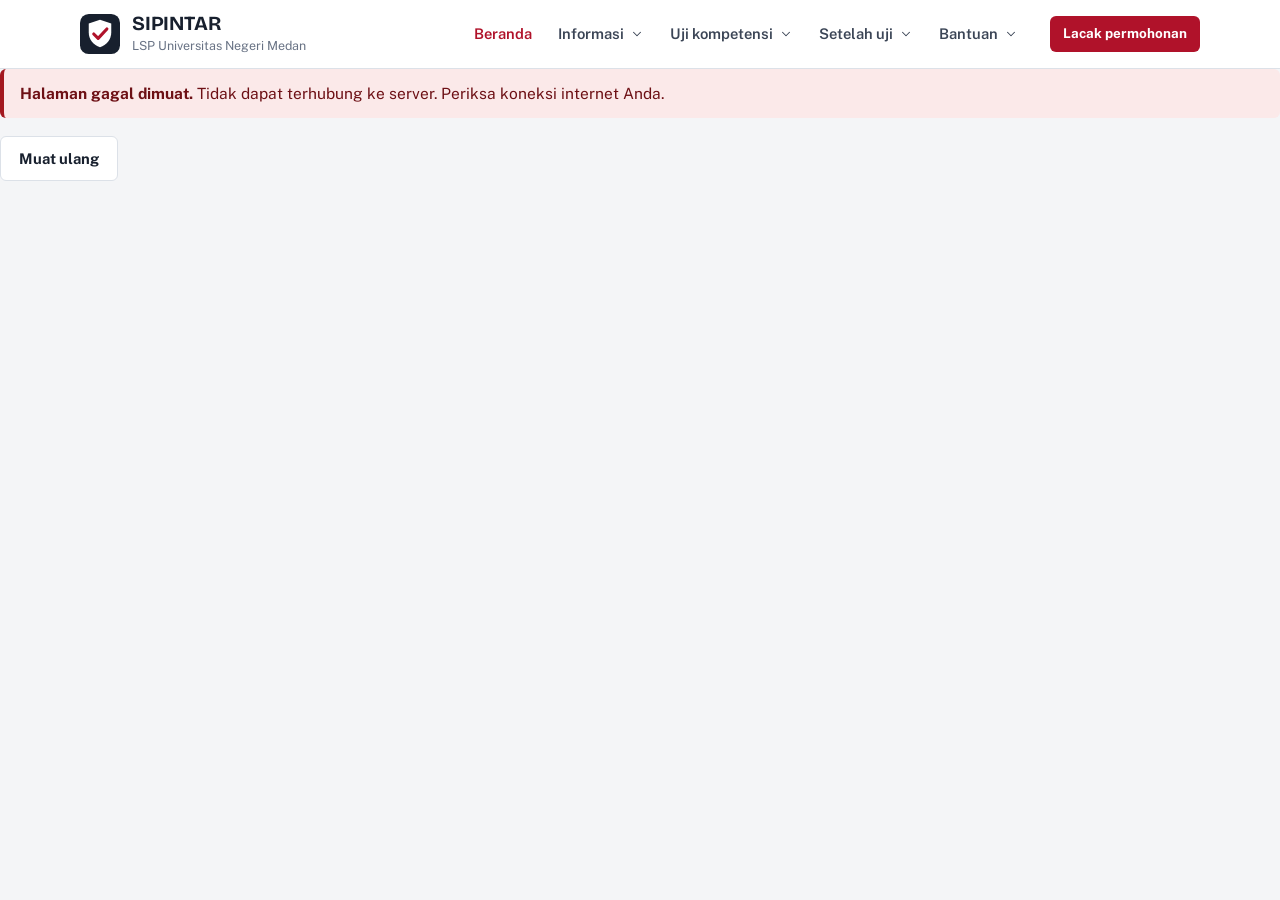
<file: index.html>
<!doctype html>
<html lang="id">
<head>
  <meta charset="utf-8">
  <meta name="viewport" content="width=device-width, initial-scale=1">
  <title>SIPINTAR LSP UNIMED</title>
  <meta name="description" content="Sistem Informasi Pemantauan dan Layanan Terintegrasi LSP Universitas Negeri Medan">
  <link rel="icon" href="assets/img/logo.svg" type="image/svg+xml">
  <link rel="preconnect" href="https://fonts.googleapis.com">
  <link rel="preconnect" href="https://fonts.gstatic.com" crossorigin>
  <link href="https://fonts.googleapis.com/css2?family=Bricolage+Grotesque:opsz,wght@12..96,600;12..96,700&family=Public+Sans:wght@400;500;600;700&display=swap" rel="stylesheet">
  <link rel="stylesheet" href="assets/css/style.css">
</head>
<body>
  <div class="demo-bar" id="demoBar" hidden>Mode demo: data contoh tersimpan di browser ini saja. Isi <b>API_URL</b> di config.js untuk menyambungkan ke server.</div>
  <header class="site-header">
    <div class="in">
      <a class="logo" href="#/beranda"><img id="logo" src="assets/img/logo.svg" alt=""><div><b>SIPINTAR</b><span id="brandSub">LSP Universitas Negeri Medan</span></div></a>
      <nav class="topnav" id="nav" aria-label="Menu utama"></nav>
      <a class="btn sm btn-track" href="#/status">Lacak permohonan</a>
      <button class="menu-btn" id="menuBtn" aria-label="Buka menu" aria-expanded="false"></button>
    </div>
  </header>
  <main id="view"></main>
  <footer class="site-footer" id="footer"></footer>

  <script src="assets/js/config.js"></script>
  <script src="assets/js/seed-data.js"></script>
  <script src="assets/js/mock.js"></script>
  <script src="assets/js/core.js"></script>
  <script src="assets/js/public.js"></script>
</body>
</html>
</file>
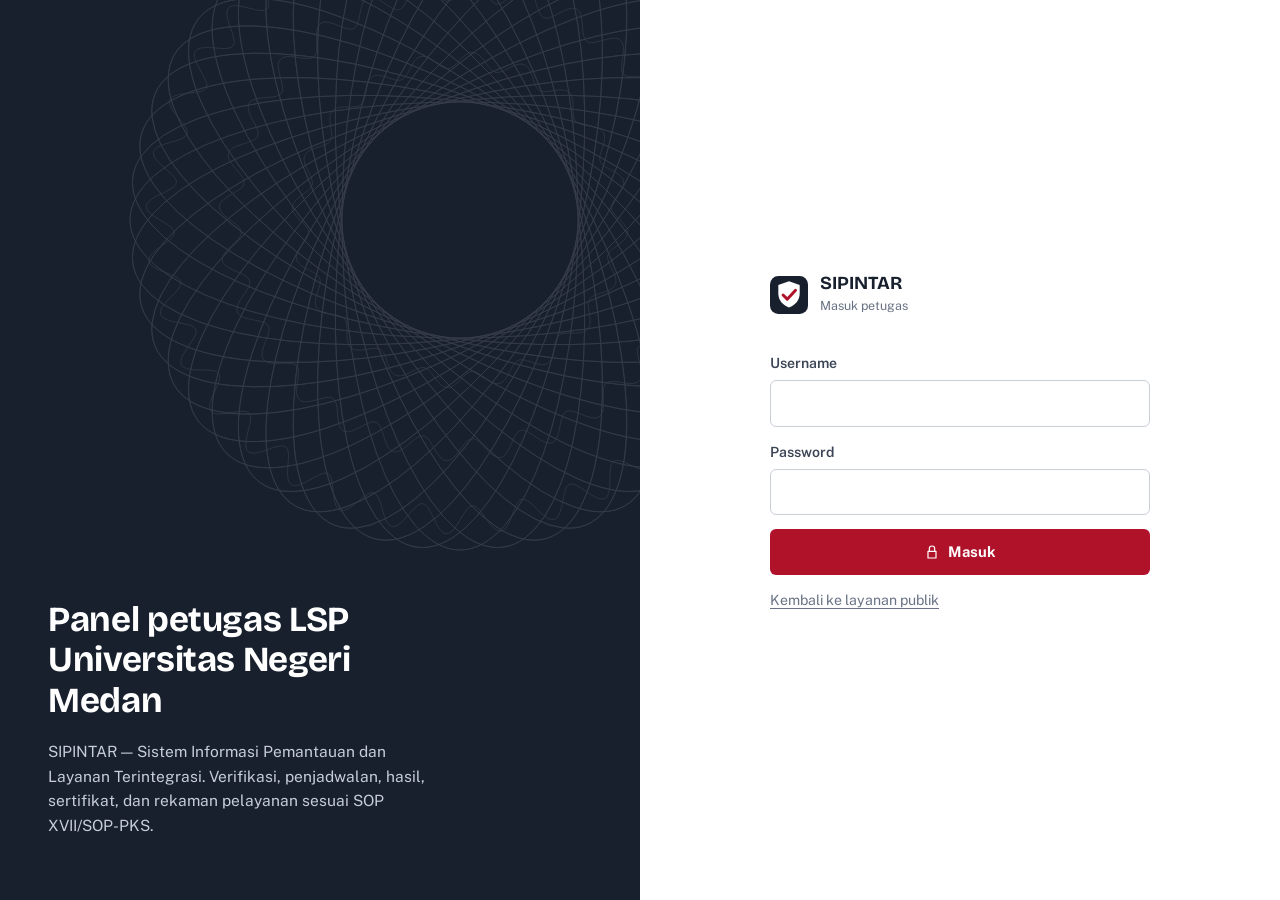
<file: admin.html>
<!doctype html>
<html lang="id">
<head>
  <meta charset="utf-8">
  <meta name="viewport" content="width=device-width, initial-scale=1">
  <title>Panel Petugas · SIPINTAR LSP UNIMED</title>
  <meta name="robots" content="noindex">
  <link rel="icon" href="assets/img/logo.svg" type="image/svg+xml">
  <link rel="preconnect" href="https://fonts.googleapis.com">
  <link rel="preconnect" href="https://fonts.gstatic.com" crossorigin>
  <link href="https://fonts.googleapis.com/css2?family=Bricolage+Grotesque:opsz,wght@12..96,600;12..96,700&family=Public+Sans:wght@400;500;600;700&display=swap" rel="stylesheet">
  <link rel="stylesheet" href="assets/css/style.css">
</head>
<body>
  <div id="app"></div>
  <script src="assets/js/config.js"></script>
  <script src="assets/js/seed-data.js"></script>
  <script src="assets/js/mock.js"></script>
  <script src="assets/js/core.js"></script>
  <script src="assets/js/admin.js"></script>
</body>
</html>
</file>
<file: assets/css/style.css>
/* SIPINTAR LSP UNIMED — identitas visual
   Warna dari logo LSP Unimed (merah + tinta), pola guilloche khas dokumen sertifikat. */
:root {
  --ink: #18202e;
  --ink-2: #3b4556;
  --muted: #687284;
  --paper: #f4f5f7;
  --white: #ffffff;
  --line: #dce1e8;
  --line-2: #eceff3;
  --red: #b0122a;
  --red-ink: #8a0e21;
  --red-soft: #fbecee;
  --green: #0e7a5f;
  --green-soft: #e3f4ee;
  --amber: #8f5200;
  --amber-soft: #fdf1dc;
  --blue: #1f4f99;
  --blue-soft: #e8eef8;
  --bad: #a3181f;
  --bad-soft: #fbe9e9;
  --r-sm: 6px;
  --r: 10px;
  --r-lg: 16px;
  --display: 'Bricolage Grotesque', 'Public Sans', system-ui, sans-serif;
  --body: 'Public Sans', system-ui, -apple-system, 'Segoe UI', sans-serif;
  --wrap: 1160px;
  --side: 256px;
}

* { box-sizing: border-box; }
html, body { margin: 0; }
body { font-family: var(--body); background: var(--paper); color: var(--ink); font-size: 15.5px; line-height: 1.6; -webkit-font-smoothing: antialiased; }
a { color: var(--red); text-underline-offset: 3px; }
img { max-width: 100%; }
h1, h2, h3, h4 { font-family: var(--display); line-height: 1.15; margin: 0 0 .5em; letter-spacing: -.01em; font-weight: 700; }
h1 { font-size: 2rem; }
h2 { font-size: 1.35rem; }
h3 { font-size: 1.08rem; }
p { margin: 0 0 .9em; }
small, .muted { color: var(--muted); }
.mono { font-variant-numeric: tabular-nums; letter-spacing: .02em; font-weight: 600; }
hr { border: 0; border-top: 1px solid var(--line); margin: 20px 0; }
:focus-visible { outline: 3px solid rgba(176, 18, 42, .35); outline-offset: 2px; }
@media (prefers-reduced-motion: reduce) { * { animation: none !important; transition: none !important; } }

/* ================= Situs publik: header atas ================= */
.site-header { background: var(--white); border-bottom: 1px solid var(--line); position: sticky; top: 0; z-index: 40; }
.site-header .in { max-width: var(--wrap); margin: 0 auto; padding: 0 20px; height: 68px; display: flex; align-items: center; gap: 20px; }
.logo { display: flex; align-items: center; gap: 12px; text-decoration: none; color: var(--ink); flex: none; }
.logo img { width: 40px; height: 40px; object-fit: contain; }
.logo b { font-family: var(--display); font-size: 1.25rem; letter-spacing: -.01em; display: block; line-height: 1; }
.logo span { font-size: .78rem; color: var(--muted); display: block; margin-top: 3px; }
.topnav { display: flex; gap: 2px; margin-left: auto; align-items: center; }
.topnav > .grp { position: relative; }
.topnav > .grp > button, .topnav > a {
  font: inherit; font-size: .92rem; font-weight: 600; color: var(--ink-2); background: none; border: 0; cursor: pointer;
  padding: 8px 12px; border-radius: var(--r-sm); text-decoration: none; display: inline-flex; align-items: center; gap: 6px;
}
.topnav > .grp > button:hover, .topnav > a:hover { background: var(--paper); color: var(--ink); }
.topnav > .grp.cur > button, .topnav > a.cur { color: var(--red); }
.topnav > .grp > button svg { width: 14px; height: 14px; transition: transform .15s; }
.topnav > .grp.open > button svg { transform: rotate(180deg); }
.drop { position: absolute; top: calc(100% + 8px); left: 0; min-width: 270px; background: var(--white); border: 1px solid var(--line); border-radius: var(--r); box-shadow: 0 18px 40px -12px rgba(24, 32, 46, .28); padding: 6px; display: none; }
.grp.open .drop { display: block; }
.drop a { display: flex; gap: 12px; align-items: flex-start; padding: 10px 12px; border-radius: var(--r-sm); text-decoration: none; color: var(--ink); }
.drop a:hover, .drop a.cur { background: var(--red-soft); }
.drop a svg { width: 18px; height: 18px; color: var(--red); flex: none; margin-top: 2px; }
.drop a b { display: block; font-size: .92rem; }
.drop a small { display: block; font-size: .8rem; line-height: 1.35; }
.btn-track { flex: none; }
.menu-btn { display: none; background: none; border: 1px solid var(--line); border-radius: var(--r-sm); padding: 8px; cursor: pointer; color: var(--ink); margin-left: auto; }
.menu-btn svg { width: 22px; height: 22px; display: block; }

.demo-bar { background: var(--amber-soft); color: var(--amber); font-size: .84rem; text-align: center; padding: 6px 16px; border-bottom: 1px solid #f3dcb1; }

@media (max-width: 1020px) {
  .topnav, .site-header .btn-track { display: none; }
  .menu-btn { display: inline-flex; }
  body.nav-open .topnav {
    display: flex; flex-direction: column; align-items: stretch; position: fixed; inset: 68px 0 0 0; background: var(--white);
    padding: 12px 16px 40px; overflow-y: auto; gap: 4px; margin: 0;
  }
  body.nav-open .topnav > .grp > button { display: none; }
  body.nav-open .drop { display: block; position: static; box-shadow: none; border: 0; padding: 0 0 8px; min-width: 0; }
  body.nav-open .grp::before { content: attr(data-label); display: block; font-family: var(--display); font-weight: 700; color: var(--muted); padding: 14px 12px 4px; font-size: .9rem; }
}

.page { max-width: var(--wrap); margin: 0 auto; padding: 28px 20px 48px; }
.page-head { max-width: var(--wrap); margin: 0 auto; padding: 36px 20px 4px; }
.page-head h1 { font-size: clamp(1.7rem, 3.4vw, 2.4rem); margin-bottom: 6px; }
.page-head p { color: var(--muted); max-width: 68ch; margin: 0; }
.crumb { font-size: .85rem; color: var(--muted); margin-bottom: 10px; }
.crumb a { color: var(--muted); }

/* ---------- Hero beranda dengan pola guilloche ---------- */
.hero-wrap { background: var(--white); border-bottom: 1px solid var(--line); position: relative; overflow: hidden; }
.guilloche { position: absolute; right: -180px; top: -140px; width: 760px; height: 760px; color: var(--red); opacity: .16; pointer-events: none; }
.hero { max-width: var(--wrap); margin: 0 auto; padding: 56px 20px 40px; display: grid; grid-template-columns: 1.25fr 1fr; gap: 48px; align-items: center; position: relative; }
.hero h1 { font-size: clamp(2.1rem, 4.6vw, 3.4rem); line-height: 1.04; letter-spacing: -.025em; max-width: 15ch; margin-bottom: 18px; }
.hero .lead { font-size: 1.08rem; color: var(--ink-2); max-width: 54ch; }
.hero .actions { display: flex; gap: 10px; flex-wrap: wrap; margin-top: 22px; }
.track-card { background: var(--white); border: 1px solid var(--line); border-radius: var(--r-lg); padding: 22px; box-shadow: 0 24px 50px -28px rgba(24, 32, 46, .35); position: relative; }
.track-card::before { content: ''; position: absolute; left: 22px; right: 22px; top: 0; height: 4px; background: var(--red); border-radius: 0 0 4px 4px; }
.track-card h2 { font-size: 1.2rem; margin-bottom: 4px; }
.track-card p { color: var(--muted); font-size: .9rem; }
@media (max-width: 860px) { .hero { grid-template-columns: 1fr; padding-top: 36px; gap: 28px; } .guilloche { width: 520px; height: 520px; right: -220px; top: -120px; } }

/* Rel perjalanan sertifikasi (10 langkah SOP) */
.rail-wrap { max-width: var(--wrap); margin: 0 auto; padding: 0 20px 36px; position: relative; }
.rail-title { display: flex; justify-content: space-between; align-items: baseline; gap: 12px; flex-wrap: wrap; margin-bottom: 12px; }
.rail-title h2 { margin: 0; font-size: 1.1rem; }
.rail { list-style: none; margin: 0; padding: 0 0 6px; display: grid; grid-template-columns: repeat(10, minmax(108px, 1fr)); overflow-x: auto; scrollbar-width: thin; }
.rail li { position: relative; padding-top: 30px; }
.rail li::before { content: ''; position: absolute; top: 11px; left: 0; right: 0; height: 2px; background: var(--line); }
.rail li:first-child::before { left: 12px; }
.rail li:last-child::before { right: calc(100% - 12px); }
.rail a { display: block; text-decoration: none; color: var(--ink); padding-right: 12px; }
.rail .node { position: absolute; top: 0; left: 0; width: 24px; height: 24px; border-radius: 50%; background: var(--white); border: 2px solid var(--red); color: var(--red); font-size: .72rem; font-weight: 800; display: grid; place-items: center; }
.rail a:hover .node { background: var(--red); color: #fff; }
.rail b { display: block; font-size: .86rem; line-height: 1.3; }
.rail small { display: block; font-size: .76rem; margin-top: 2px; }

/* Angka layanan */
.figures { display: flex; flex-wrap: wrap; border: 1px solid var(--line); border-radius: var(--r); background: var(--white); }
.figures div { flex: 1 1 150px; padding: 16px 20px; border-left: 1px solid var(--line); }
.figures div:first-child { border-left: 0; }
.figures b { font-family: var(--display); font-size: 1.9rem; display: block; line-height: 1.1; }
.figures span { color: var(--muted); font-size: .88rem; }
@media (max-width: 600px) { .figures div { flex-basis: 50%; border-left: 0; border-top: 1px solid var(--line); } .figures div:nth-child(-n+2) { border-top: 0; } .figures div:nth-child(even) { border-left: 1px solid var(--line); } }

/* Daftar jadwal dengan blok tanggal */
.sched { list-style: none; margin: 0; padding: 0; background: var(--white); border: 1px solid var(--line); border-radius: var(--r); }
.sched li { display: grid; grid-template-columns: 64px 1fr auto; gap: 16px; padding: 14px 16px; border-top: 1px solid var(--line-2); align-items: center; }
.sched li:first-child { border-top: 0; }
.date { text-align: center; border: 1px solid var(--line); border-radius: var(--r-sm); overflow: hidden; background: var(--white); }
.date .m { background: var(--red); color: #fff; font-size: .72rem; font-weight: 700; padding: 2px 0; }
.date .d { font-family: var(--display); font-size: 1.5rem; font-weight: 700; line-height: 1.25; }
.date .y { font-size: .7rem; color: var(--muted); padding-bottom: 3px; }
.sched h3 { margin: 0 0 2px; font-size: 1rem; }
.sched .meta { color: var(--muted); font-size: .86rem; display: flex; flex-wrap: wrap; gap: 4px 14px; }
.sched .end { text-align: right; display: grid; gap: 6px; justify-items: end; }
.quota { font-size: .8rem; color: var(--muted); }
.quota i { display: block; width: 110px; height: 5px; background: var(--line-2); border-radius: 3px; margin-top: 4px; overflow: hidden; }
.quota i::after { content: ''; display: block; height: 100%; width: var(--p, 0%); background: var(--red); }
@media (max-width: 640px) { .sched li { grid-template-columns: 56px 1fr; } .sched .end { grid-column: 1 / -1; justify-items: start; text-align: left; grid-template-columns: auto auto; align-items: center; justify-content: space-between; } }

/* Daftar skema */
.skema-list { background: var(--white); border: 1px solid var(--line); border-radius: var(--r); }
.skema-item { padding: 18px 20px; border-top: 1px solid var(--line-2); display: grid; grid-template-columns: 1fr auto; gap: 8px 24px; }
.skema-item:first-child { border-top: 0; }
.skema-item h3 { margin: 0; font-size: 1.12rem; }
.skema-item .code { color: var(--red); font-weight: 700; font-size: .84rem; }
.skema-item .facts { display: flex; flex-wrap: wrap; gap: 6px 18px; color: var(--ink-2); font-size: .88rem; margin-top: 4px; }
.skema-item ul { margin: 6px 0 0; padding-left: 18px; color: var(--ink-2); font-size: .9rem; }
.skema-item .act { display: flex; flex-direction: column; gap: 8px; align-items: flex-end; }
@media (max-width: 640px) { .skema-item { grid-template-columns: 1fr; } .skema-item .act { flex-direction: row; align-items: center; } }

.site-footer { background: var(--ink); color: #c7ceda; font-size: .88rem; }
.site-footer .in { max-width: var(--wrap); margin: 0 auto; padding: 32px 20px; display: grid; grid-template-columns: 1.4fr 1fr 1fr; gap: 28px; }
.site-footer b { color: #fff; font-family: var(--display); font-size: 1rem; display: block; margin-bottom: 6px; }
.site-footer a { color: #fff; }
.site-footer ul { list-style: none; margin: 0; padding: 0; display: grid; gap: 4px; }
@media (max-width: 760px) { .site-footer .in { grid-template-columns: 1fr; } }

/* ================= Panel petugas: sidebar terang ================= */
.sidebar { position: fixed; inset: 0 auto 0 0; width: var(--side); background: var(--white); border-right: 1px solid var(--line); display: flex; flex-direction: column; z-index: 40; transition: transform .2s ease; }
.brand { display: flex; gap: 12px; align-items: center; padding: 18px 18px 14px; border-bottom: 1px solid var(--line); }
.brand img { width: 38px; height: 38px; object-fit: contain; }
.brand b { display: block; font-family: var(--display); font-size: 1.15rem; line-height: 1; }
.brand span { display: block; font-size: .78rem; color: var(--muted); margin-top: 3px; }
.nav { overflow-y: auto; padding: 8px 10px 20px; flex: 1; }
.nav-group { font-size: .78rem; font-weight: 700; color: var(--muted); padding: 16px 10px 4px; }
.nav a { display: flex; align-items: center; gap: 10px; padding: 8px 10px; margin: 1px 0; color: var(--ink-2); text-decoration: none; border-radius: var(--r-sm); font-size: .9rem; font-weight: 500; position: relative; }
.nav a svg { width: 18px; height: 18px; flex: none; color: var(--muted); }
.nav a:hover { background: var(--paper); color: var(--ink); }
.nav a.active { background: var(--red-soft); color: var(--red-ink); font-weight: 700; }
.nav a.active svg { color: var(--red); }
.nav a.active::before { content: ''; position: absolute; left: -10px; top: 6px; bottom: 6px; width: 3px; border-radius: 0 3px 3px 0; background: var(--red); }
.side-foot { padding: 12px 18px 16px; font-size: .8rem; color: var(--muted); border-top: 1px solid var(--line); }
.side-foot b { color: var(--ink); }
.main { margin-left: var(--side); min-height: 100vh; display: flex; flex-direction: column; }
.topbar { position: sticky; top: 0; z-index: 30; background: rgba(244, 245, 247, .92); backdrop-filter: blur(8px); height: 60px; display: flex; align-items: center; gap: 12px; padding: 0 28px; border-bottom: 1px solid var(--line); }
.topbar h1 { font-size: 1.2rem; margin: 0; }
.topbar .spacer { flex: 1; }
.topbar .menu-btn { margin-left: 0; }
.view { padding: 24px 28px 48px; max-width: 1200px; width: 100%; }
.scrim { display: none; }
.demo-flag { background: var(--amber-soft); color: var(--amber); font-size: .78rem; font-weight: 700; padding: 4px 10px; border-radius: 999px; white-space: nowrap; }
@media (max-width: 960px) {
  .sidebar { transform: translateX(-100%); box-shadow: 0 0 40px rgba(0,0,0,.2); }
  body.nav-open .sidebar { transform: none; }
  body.nav-open .scrim { display: block; position: fixed; inset: 0; background: rgba(24, 32, 46, .45); z-index: 35; }
  .main { margin-left: 0; }
  .topbar .menu-btn { display: inline-flex; }
  .view { padding: 16px; }
  .topbar { padding: 0 16px; }
}
.welcome { display: flex; justify-content: space-between; align-items: flex-end; gap: 16px; flex-wrap: wrap; margin-bottom: 20px; }
.welcome h2 { font-size: 1.6rem; margin: 0; }
.welcome p { margin: 0; color: var(--muted); }

/* ================= Komponen bersama ================= */
.card { background: var(--white); border: 1px solid var(--line); border-radius: var(--r); padding: 22px; margin-bottom: 18px; }
.card > h2:first-child, .card > h3:first-child { margin-top: 0; }
.card-head { display: flex; align-items: center; justify-content: space-between; gap: 12px; flex-wrap: wrap; margin-bottom: 14px; }
.card-head h2, .card-head h3 { margin: 0; }
.section-title { display: flex; justify-content: space-between; align-items: baseline; gap: 12px; margin: 34px 0 14px; flex-wrap: wrap; }
.section-title h2 { margin: 0; }

.notice { background: var(--blue-soft); border-left: 4px solid var(--blue); color: #1d3561; border-radius: var(--r-sm); padding: 12px 16px; margin-bottom: 18px; }
.notice.warn, .notice:not(.info):not(.bad):not(.ok) { background: var(--amber-soft); border-color: #d69a2d; color: #5c3a00; }
.notice.info { background: var(--blue-soft); border-color: var(--blue); color: #1d3561; }
.notice.bad { background: var(--bad-soft); border-color: var(--bad); color: #6d1015; }
.notice.ok { background: var(--green-soft); border-color: var(--green); color: #0b4a3a; }

.grid { display: grid; gap: 16px; }
.g2 { grid-template-columns: repeat(2, minmax(0, 1fr)); }
.g3 { grid-template-columns: repeat(3, minmax(0, 1fr)); }
.g4 { grid-template-columns: repeat(4, minmax(0, 1fr)); }
@media (max-width: 960px) { .g3, .g4 { grid-template-columns: repeat(2, minmax(0, 1fr)); } }
@media (max-width: 600px) { .g2, .g3, .g4 { grid-template-columns: 1fr; } }

.stat { background: var(--white); border: 1px solid var(--line); border-radius: var(--r); padding: 14px 16px; }
.stat .k { font-size: .84rem; color: var(--muted); }
.stat .v { font-family: var(--display); font-size: 1.9rem; font-weight: 700; line-height: 1.2; margin-top: 2px; }
.stat.clickable { cursor: pointer; }
.stat.clickable:hover { border-color: var(--red); }

.btn { display: inline-flex; align-items: center; justify-content: center; gap: 8px; font: inherit; font-weight: 700; font-size: .92rem; padding: 10px 18px; border-radius: var(--r-sm); border: 1px solid transparent; cursor: pointer; text-decoration: none; background: var(--red); color: #fff; transition: background .15s; }
.btn:hover { background: var(--red-ink); }
.btn:disabled { opacity: .55; cursor: not-allowed; }
.btn.dark { background: var(--ink); }
.btn.dark:hover { background: #000; }
.btn.ghost { background: var(--white); color: var(--ink); border-color: var(--line); }
.btn.ghost:hover { border-color: var(--ink-2); background: var(--white); }
.btn.gold { background: var(--red); color: #fff; }
.btn.light { background: var(--white); color: var(--ink); border-color: var(--line); }
.btn.red { background: var(--bad); }
.btn.sm { padding: 6px 12px; font-size: .84rem; }
.btn.block { width: 100%; }
.btn svg { width: 16px; height: 16px; }

.badge { display: inline-block; font-size: .78rem; font-weight: 600; padding: 2px 9px; border-radius: 999px; background: var(--line-2); color: var(--ink-2); white-space: nowrap; }
.badge.ok { background: var(--green-soft); color: var(--green); }
.badge.warn { background: var(--amber-soft); color: var(--amber); }
.badge.bad { background: var(--bad-soft); color: var(--bad); }
.badge.info { background: var(--blue-soft); color: var(--blue); }

/* Formulir */
.form { display: grid; gap: 14px; }
.form .row { display: grid; gap: 14px; grid-template-columns: repeat(2, minmax(0, 1fr)); }
.form .row.r3 { grid-template-columns: repeat(3, minmax(0, 1fr)); }
@media (max-width: 640px) { .form .row, .form .row.r3 { grid-template-columns: 1fr; } }
label.f { display: block; font-size: .88rem; font-weight: 600; color: var(--ink-2); }
label.f > input, label.f > select, label.f > textarea { display: block; margin-top: 6px; }
label.f > small { display: block; margin-top: 4px; }
label.f .req { color: var(--red); }
label.f small { font-weight: 400; }
input, select, textarea { font: inherit; font-size: .95rem; width: 100%; padding: 10px 12px; border: 1px solid #c9d0da; border-radius: var(--r-sm); background: var(--white); color: var(--ink); }
input:focus, select:focus, textarea:focus { outline: 3px solid rgba(176, 18, 42, .15); border-color: var(--red); }
textarea { min-height: 90px; resize: vertical; }
input[type=file] { padding: 8px; background: var(--paper); }
.check { display: flex; gap: 10px; align-items: flex-start; font-size: .9rem; }
.check input { width: auto; margin-top: 5px; accent-color: var(--red); }
fieldset { border: 0; border-top: 1px solid var(--line); padding: 18px 0 0; margin: 4px 0 0; }
legend { font-family: var(--display); font-weight: 700; font-size: 1rem; padding: 0 10px 0 0; color: var(--ink); }

/* Tabel */
.table-wrap { overflow-x: auto; border: 1px solid var(--line); border-radius: var(--r); background: var(--white); }
table { width: 100%; border-collapse: collapse; font-size: .9rem; }
th, td { text-align: left; padding: 10px 14px; border-bottom: 1px solid var(--line-2); vertical-align: top; }
th { background: var(--paper); font-size: .82rem; color: var(--muted); font-weight: 600; white-space: nowrap; border-bottom: 1px solid var(--line); }
tr:last-child td { border-bottom: 0; }
tbody tr.clickable { cursor: pointer; }
tbody tr.clickable:hover { background: #fafbfc; }
.empty { text-align: center; color: var(--muted); padding: 28px; }

.toolbar { display: flex; gap: 10px; flex-wrap: wrap; align-items: center; margin-bottom: 14px; }
.toolbar input:not([type=checkbox]), .toolbar select { width: auto; min-width: 180px; flex: 1 1 180px; }
.toolbar .check { flex: none; }

.tabs { display: flex; gap: 2px; flex-wrap: wrap; margin-bottom: 14px; border-bottom: 1px solid var(--line); }
.tabs button { font: inherit; font-size: .88rem; font-weight: 600; padding: 9px 12px; border: 0; border-bottom: 2px solid transparent; background: none; color: var(--muted); cursor: pointer; margin-bottom: -1px; }
.tabs button.on { color: var(--red-ink); border-bottom-color: var(--red); }
.tabs button .n { margin-left: 6px; font-size: .78rem; background: var(--line-2); color: var(--ink-2); padding: 1px 7px; border-radius: 999px; }

/* Langkah SOP (halaman alur) */
.steps { list-style: none; margin: 0; padding: 0; position: relative; }
.steps::before { content: ''; position: absolute; left: 21px; top: 10px; bottom: 10px; width: 2px; background: var(--line); }
.step { display: grid; grid-template-columns: 44px minmax(0, 1fr); gap: 18px; padding: 0 0 22px; position: relative; }
.step .num { width: 44px; height: 44px; border-radius: 50%; background: var(--white); border: 2px solid var(--red); color: var(--red); font-family: var(--display); font-weight: 700; display: grid; place-items: center; font-size: 1.05rem; position: relative; }
.step > div:last-child { background: var(--white); border: 1px solid var(--line); border-radius: var(--r); padding: 16px 18px; }
.step h3 { margin: 0 0 4px; }
.step ol { margin: 6px 0; padding-left: 18px; color: var(--ink-2); font-size: .92rem; }
.step .meta { display: flex; gap: 8px; flex-wrap: wrap; font-size: .8rem; margin-top: 8px; }

/* Lini masa status */
.timeline { list-style: none; margin: 0; padding: 0; }
.timeline li { position: relative; padding: 0 0 18px 38px; }
.timeline li::before { content: ''; position: absolute; left: 12px; top: 28px; bottom: 0; width: 2px; background: var(--line); }
.timeline li.done::before { background: var(--green); }
.timeline li:last-child::before { display: none; }
.timeline .dot { position: absolute; left: 0; top: 1px; width: 26px; height: 26px; border-radius: 50%; display: grid; place-items: center; font-size: .74rem; font-weight: 800; background: var(--white); border: 2px solid var(--line); color: var(--muted); }
.timeline li.done .dot { background: var(--green); border-color: var(--green); color: #fff; }
.timeline li.now .dot { border-color: var(--red); color: var(--red); box-shadow: 0 0 0 4px var(--red-soft); }
.timeline li.fail .dot { background: var(--bad); border-color: var(--bad); color: #fff; }
.timeline b { display: block; }
.timeline small { display: block; }

.kv { display: grid; grid-template-columns: 170px 1fr; gap: 6px 14px; font-size: .92rem; margin: 0; }
.kv dt { color: var(--muted); }
.kv dd { margin: 0; font-weight: 600; word-break: break-word; }
@media (max-width: 600px) { .kv { grid-template-columns: 1fr; } .kv dd { margin-bottom: 6px; } }

.result-big { display: flex; gap: 16px; align-items: center; padding: 20px; border-radius: var(--r); }
.result-big svg { width: 36px; height: 36px; flex: none; }
.result-big.ok { background: var(--green-soft); color: #0b4a3a; }
.result-big.bad { background: var(--bad-soft); color: #6d1015; }
.result-big.wait { background: var(--paper); color: var(--ink-2); }
.result-big .big { font-family: var(--display); font-size: 1.5rem; font-weight: 700; }

.rating { display: flex; gap: 6px; flex-wrap: wrap; }
.rating label { cursor: pointer; }
.rating input { position: absolute; opacity: 0; width: 1px; height: 1px; }
.rating span { display: inline-grid; place-items: center; width: 42px; height: 42px; border-radius: var(--r-sm); border: 1px solid var(--line); font-weight: 700; background: var(--white); }
.rating input:focus-visible + span { outline: 3px solid rgba(176, 18, 42, .35); }
.rating input:checked + span { background: var(--red); color: #fff; border-color: var(--red); }

/* Modal & toast */
.modal-back { position: fixed; inset: 0; background: rgba(24, 32, 46, .5); z-index: 60; display: flex; align-items: flex-start; justify-content: center; padding: 40px 16px; overflow-y: auto; }
.modal { background: var(--white); border-radius: var(--r-lg); width: 100%; max-width: 720px; box-shadow: 0 30px 70px rgba(0, 0, 0, .3); }
.modal.wide { max-width: 1060px; }
.modal-head { display: flex; align-items: center; justify-content: space-between; padding: 16px 22px; border-bottom: 1px solid var(--line); gap: 12px; }
.modal-head h2 { margin: 0; font-size: 1.15rem; }
.modal-body { padding: 22px; background: var(--paper); border-radius: 0 0 var(--r-lg) var(--r-lg); }
.modal-close { background: none; border: 0; font-size: 1.6rem; line-height: 1; cursor: pointer; color: var(--muted); padding: 2px 8px; }
details.card summary { cursor: pointer; list-style: revert; }

#toasts { position: fixed; right: 16px; bottom: 16px; z-index: 80; display: grid; gap: 8px; max-width: min(380px, calc(100vw - 32px)); }
.toast { background: var(--ink); color: #fff; padding: 12px 16px; border-radius: var(--r-sm); font-size: .9rem; box-shadow: 0 10px 30px rgba(0, 0, 0, .25); animation: tin .18s ease; }
.toast.ok { background: var(--green); }
.toast.bad { background: var(--bad); }
@keyframes tin { from { transform: translateY(8px); opacity: 0; } }

.loading { display: flex; align-items: center; gap: 10px; color: var(--muted); padding: 30px; justify-content: center; }
.spin { width: 20px; height: 20px; border: 3px solid var(--line); border-top-color: var(--red); border-radius: 50%; animation: sp .8s linear infinite; }
@keyframes sp { to { transform: rotate(360deg); } }

.ticket { border: 1px solid var(--line); border-radius: var(--r); padding: 26px 20px; text-align: center; background: var(--white); position: relative; overflow: hidden; }
.ticket::before { content: ''; position: absolute; inset: 0 0 auto 0; height: 4px; background: var(--red); }
.ticket .no { font-family: var(--display); font-size: 2rem; font-weight: 700; letter-spacing: .02em; margin: 8px 0 12px; }

/* Login petugas */
.login-wrap { min-height: 100vh; display: grid; grid-template-columns: 1fr 1fr; background: var(--white); }
.login-art { background: var(--ink); color: #fff; position: relative; overflow: hidden; display: flex; flex-direction: column; justify-content: flex-end; padding: 48px; }
.login-art .guilloche { color: #fff; opacity: .12; right: -200px; top: -160px; }
.login-art h1 { font-size: 2.2rem; max-width: 14ch; position: relative; }
.login-art p { color: #c7ceda; max-width: 44ch; position: relative; }
.login-side { display: grid; place-items: center; padding: 32px 20px; }
.login-card { width: 100%; max-width: 380px; }
.login-card .brand { padding: 0 0 22px; border: 0; }
@media (max-width: 820px) { .login-wrap { grid-template-columns: 1fr; } .login-art { display: none; } }

/* Cetak */
.print-only { display: none; }
@media print {
  .sidebar, .topbar, .site-header, .site-footer, .no-print, .modal-head, #toasts, .demo-bar { display: none !important; }
  .main { margin: 0; }
  body { background: #fff; }
  .modal-back { position: static; background: none; padding: 0; }
  .modal { box-shadow: none; max-width: none; }
  .modal-body { background: #fff; }
  .print-only { display: block; }
}
.card-head .badge { white-space: normal; }
.step .meta .badge { white-space: normal; }
@media (max-width: 600px) { .steps::before { left: 15px; } .step { grid-template-columns: 32px minmax(0, 1fr); gap: 12px; } .step .num { width: 32px; height: 32px; font-size: .9rem; } }
td.mono { white-space: nowrap; }
.skema-item { scroll-margin-top: 84px; }
</file>
